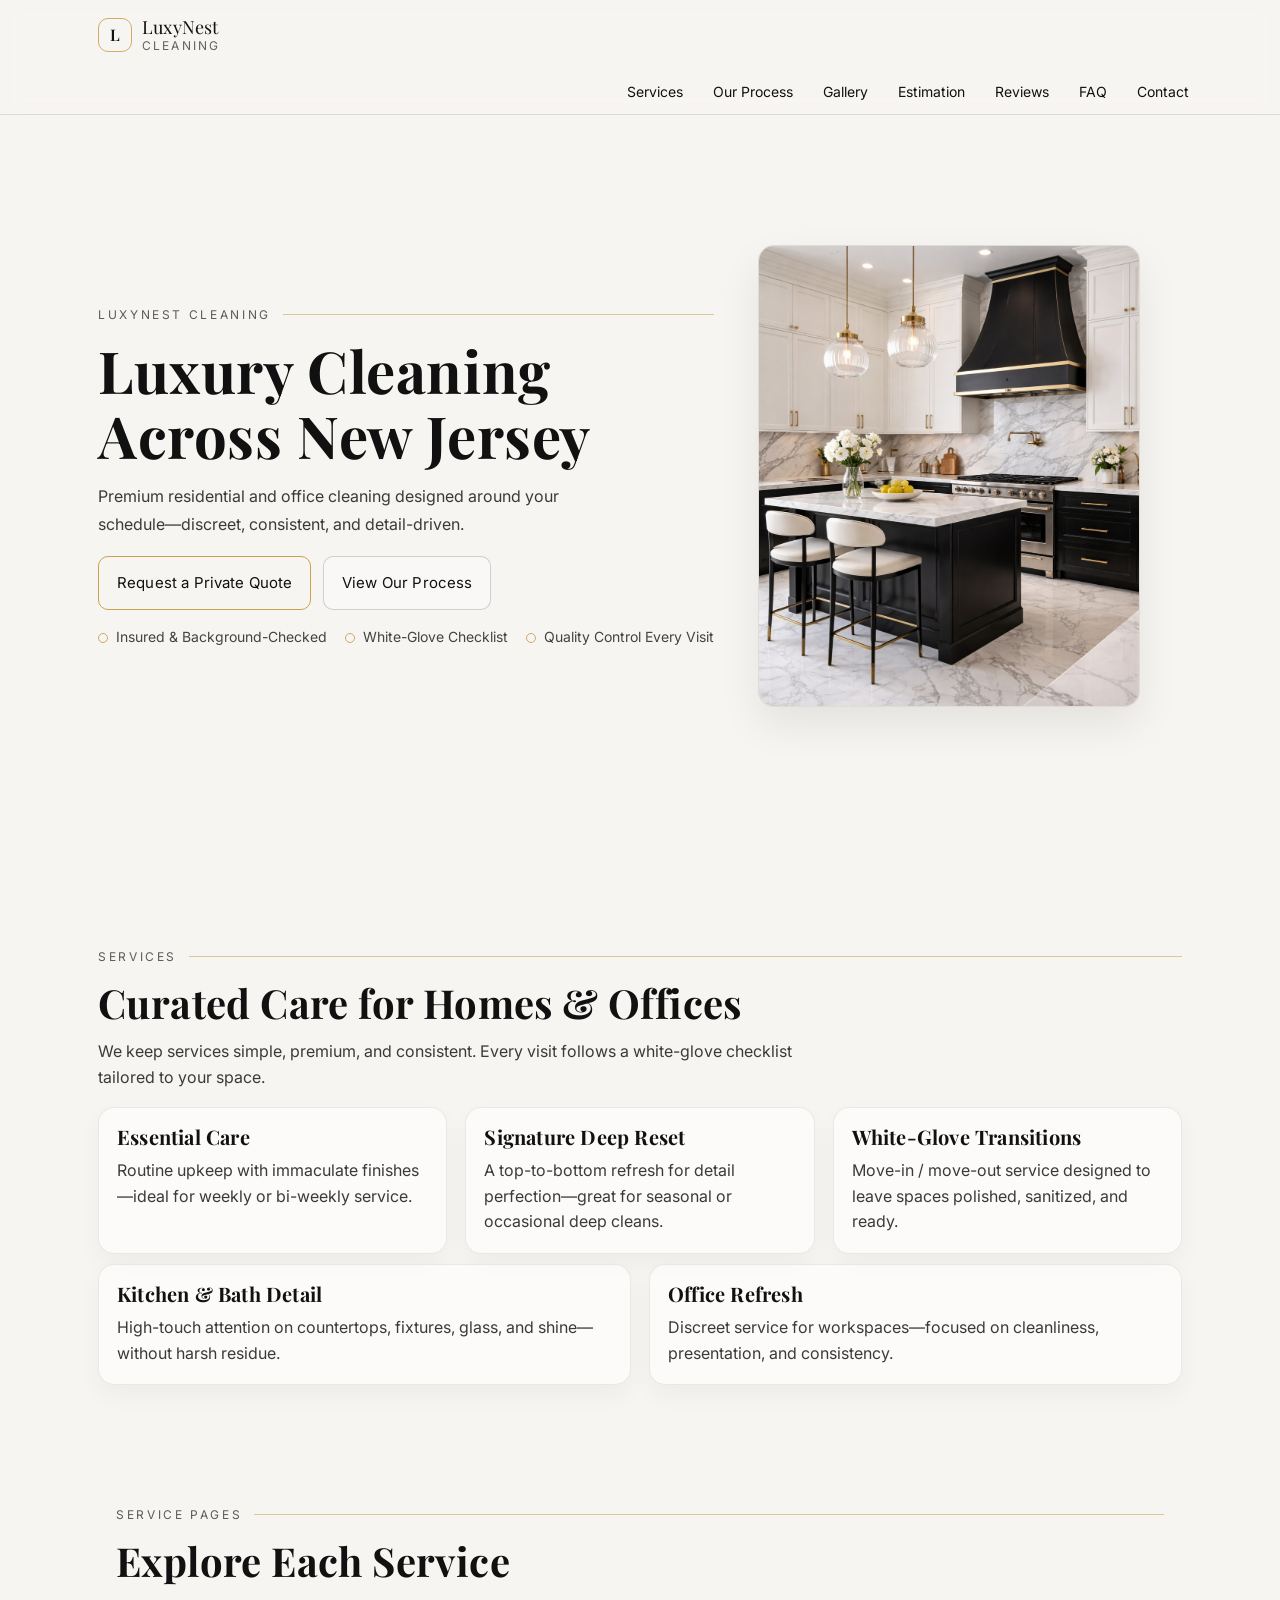
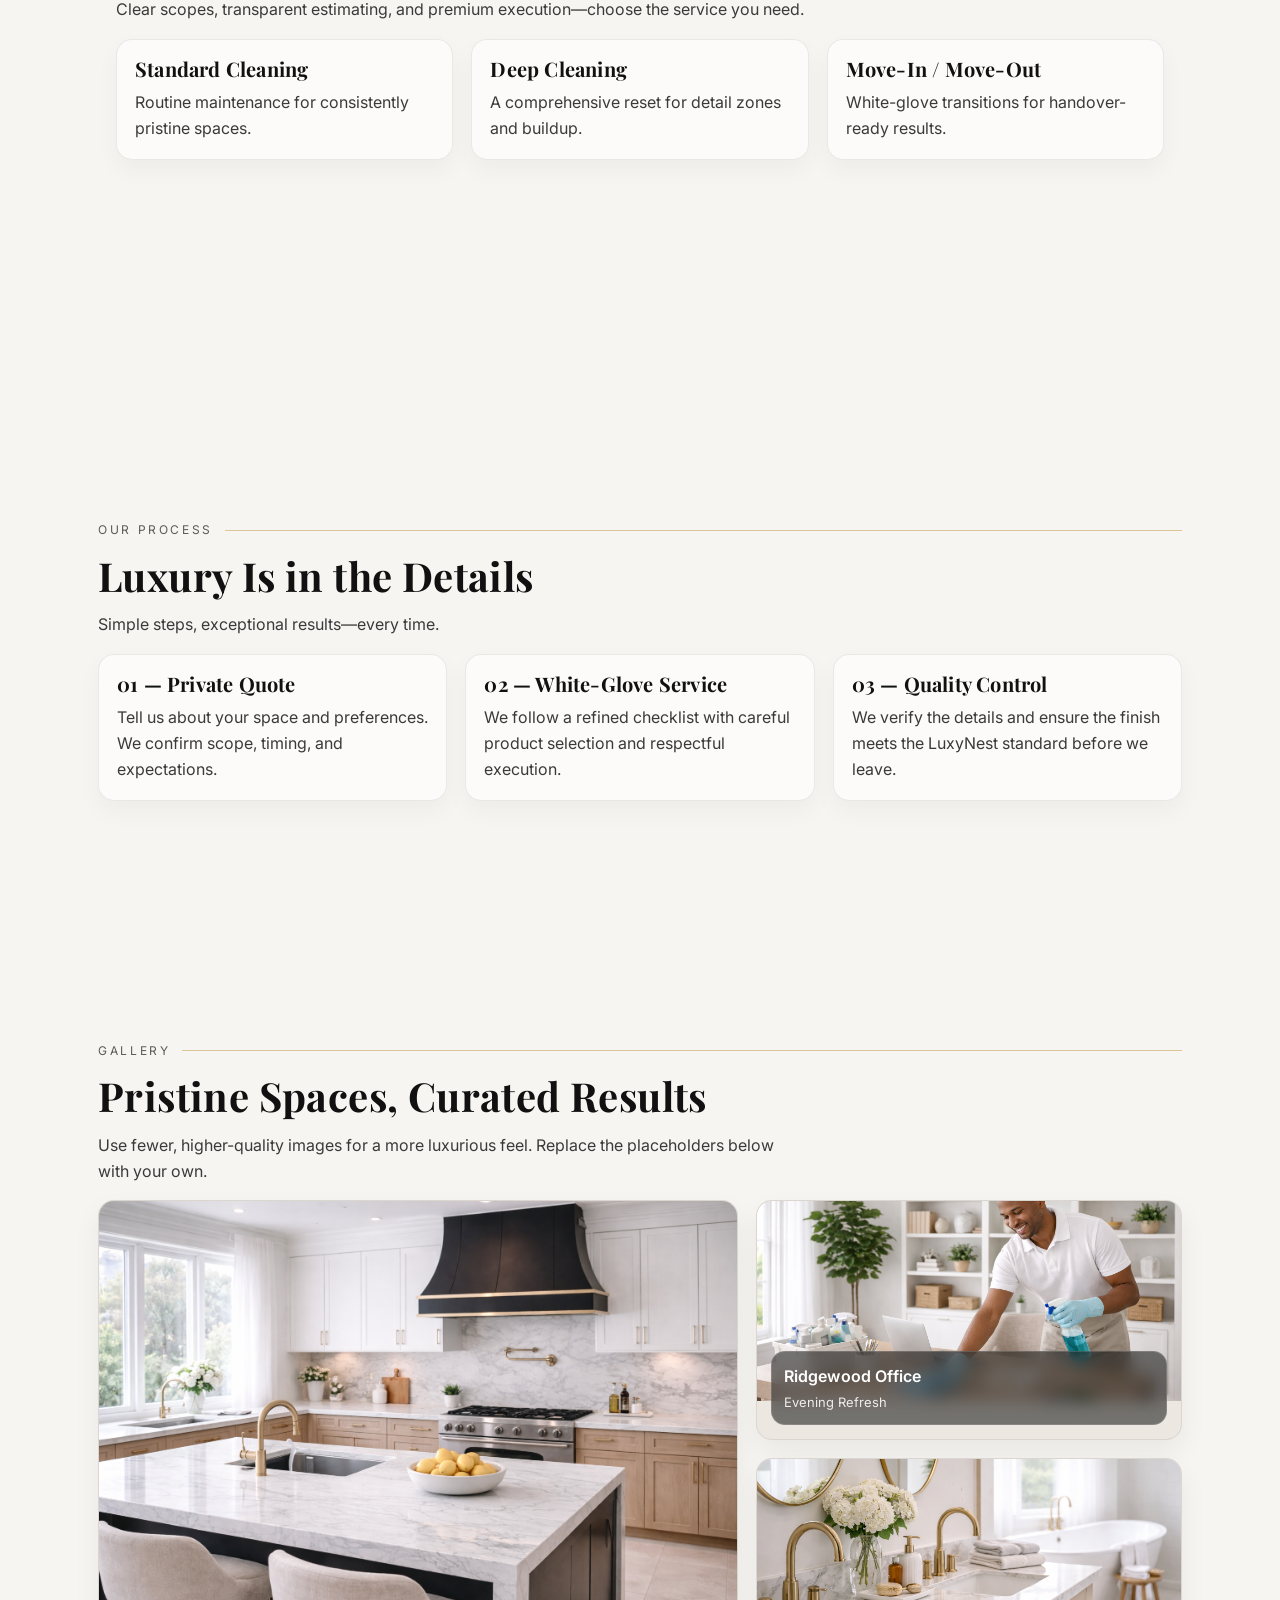
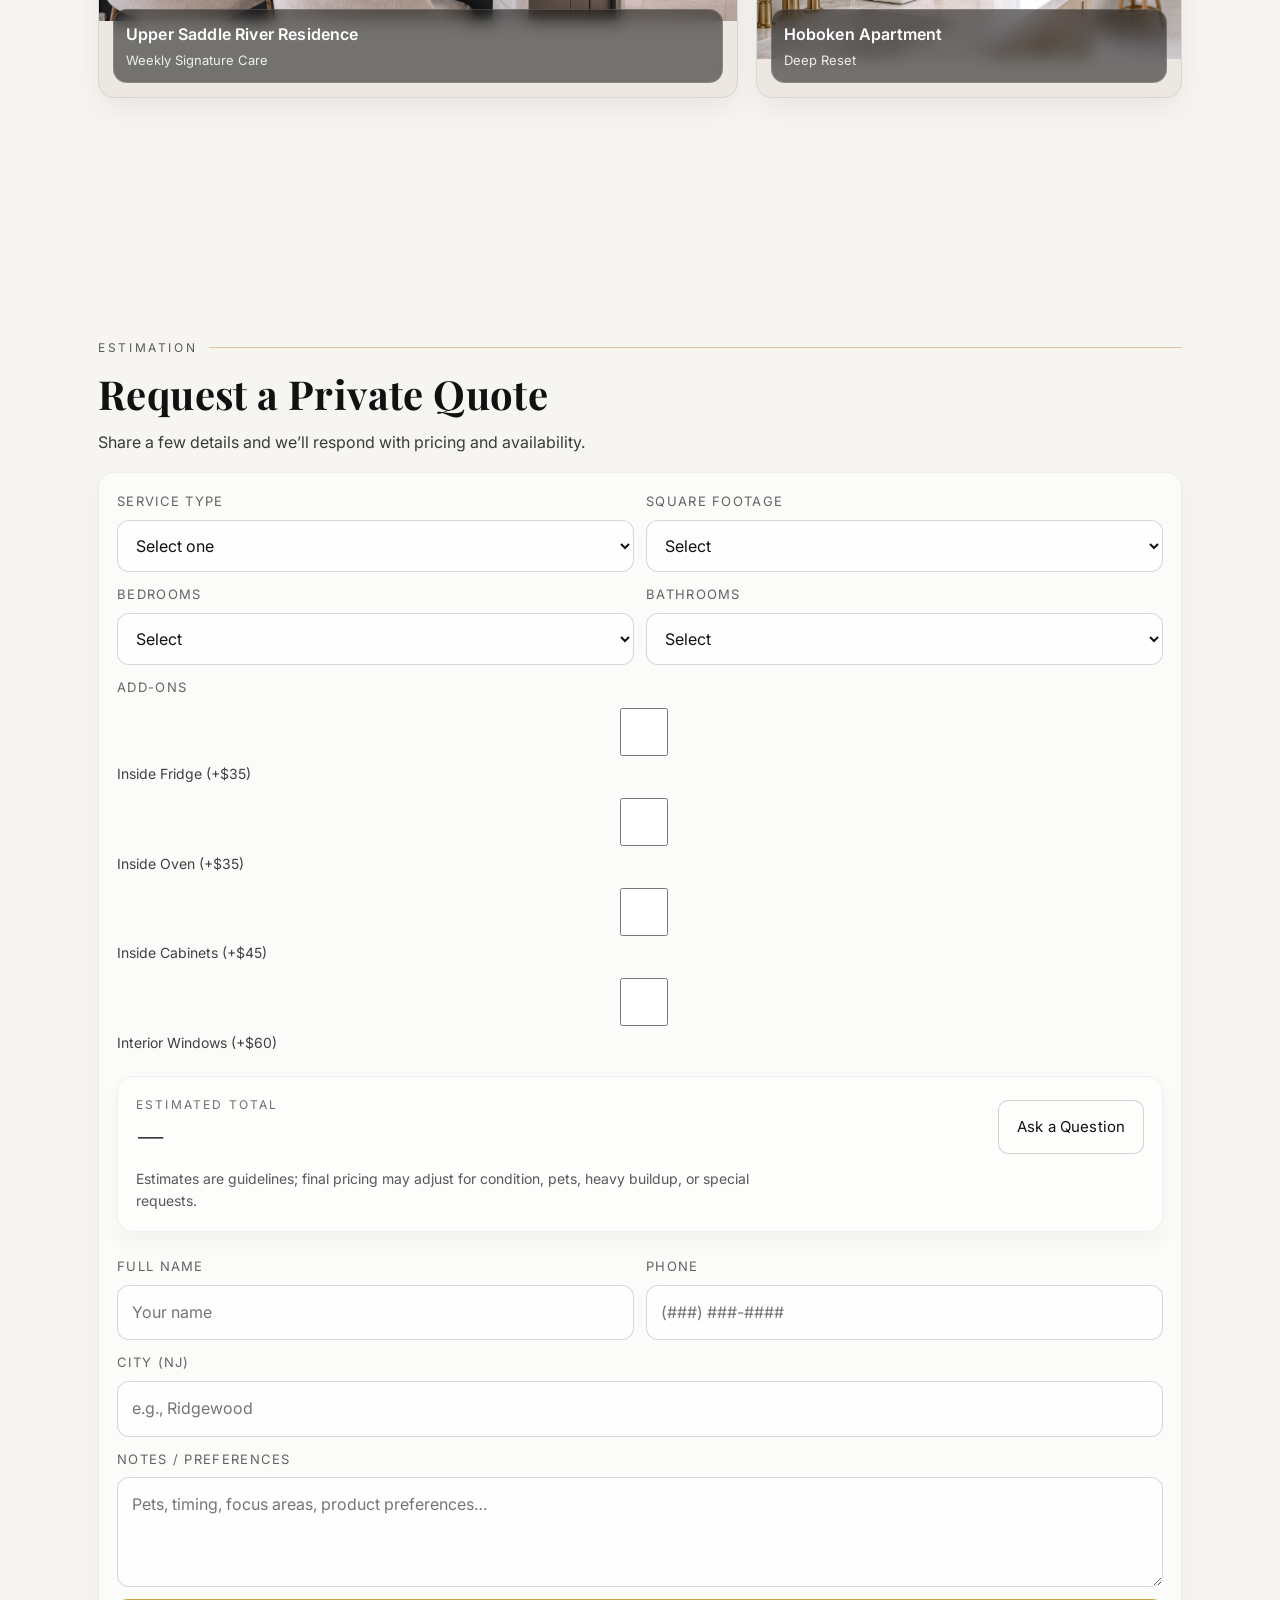
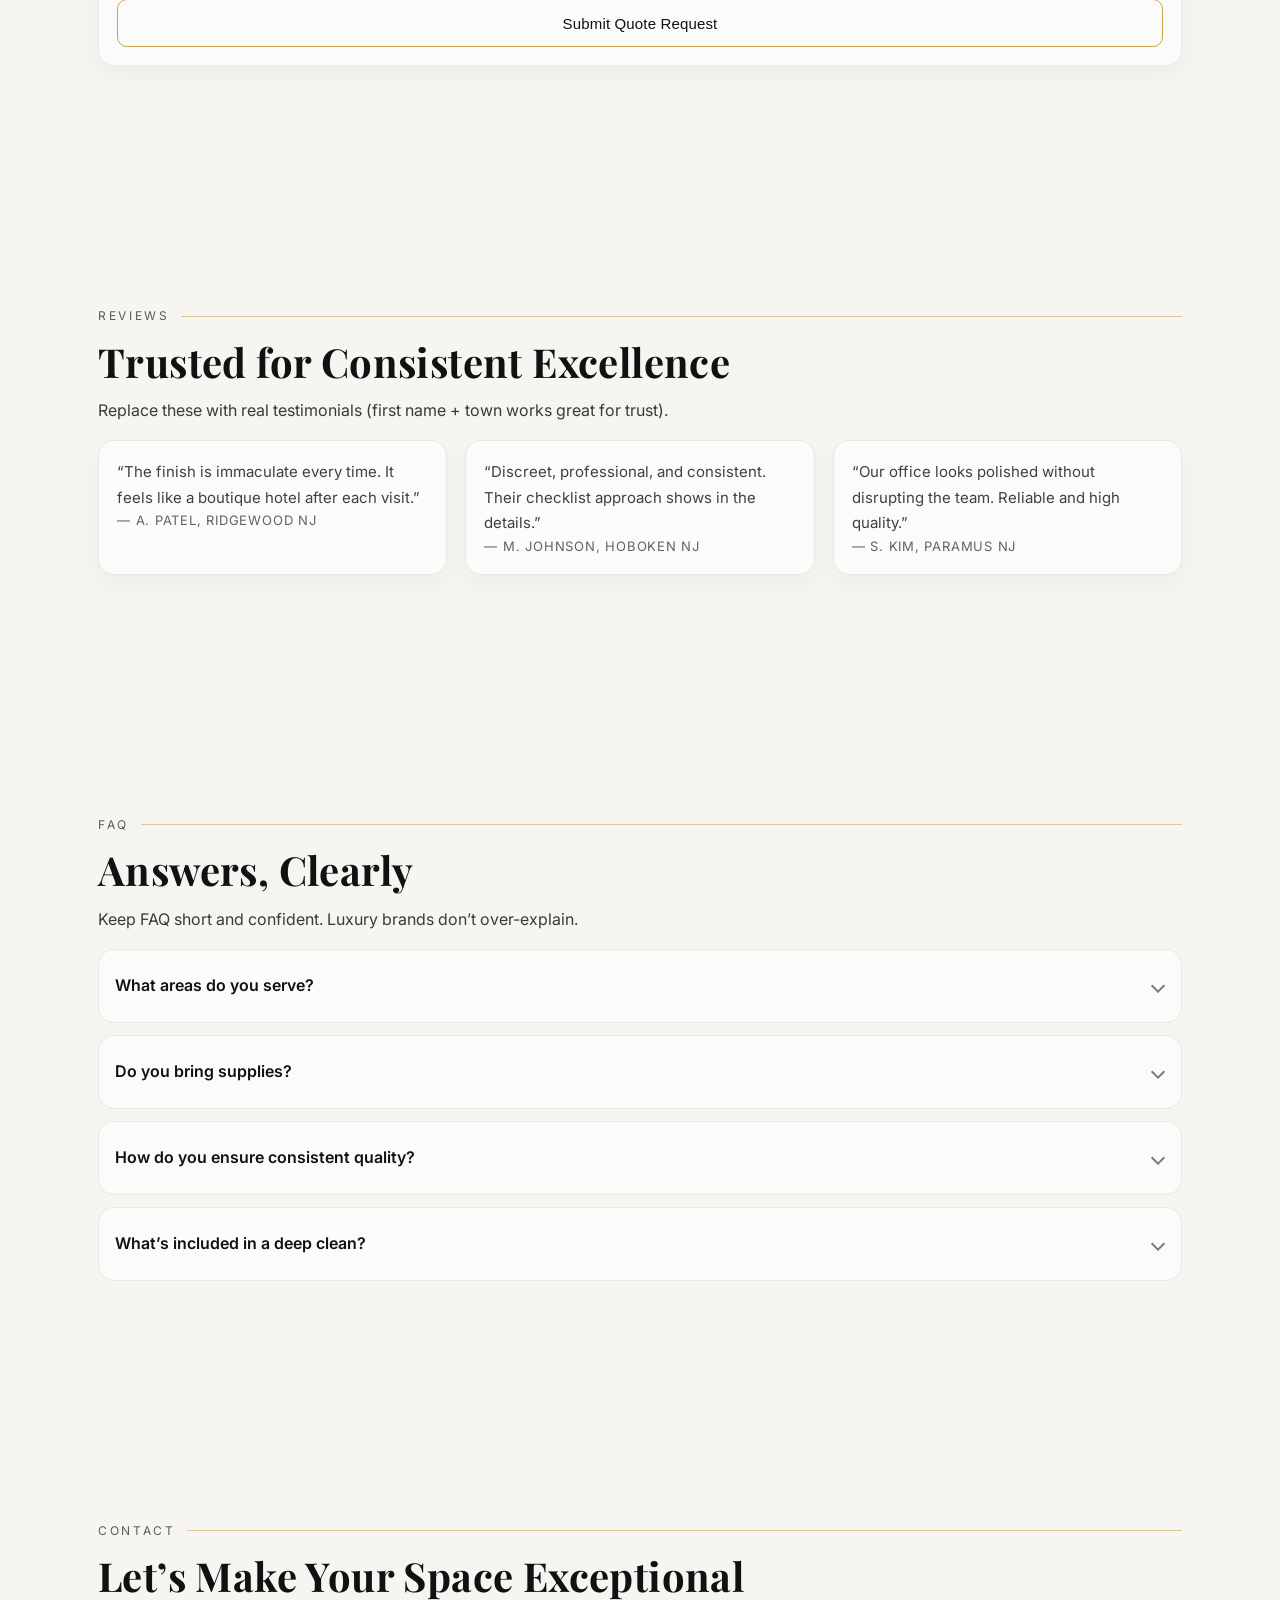
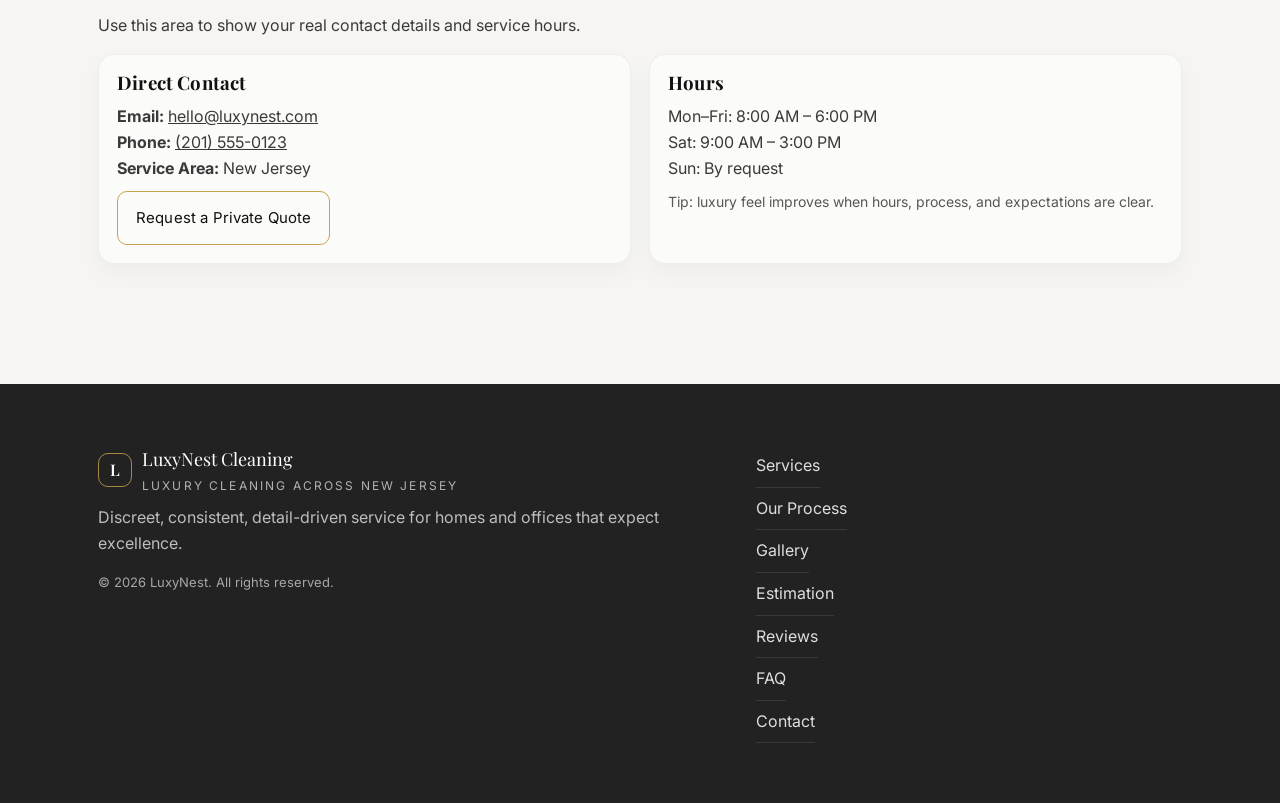
<file: index.html>
<!doctype html>
<html lang="en">
<head>
  <meta charset="utf-8" />
  <meta name="viewport" content="width=device-width,initial-scale=1" />
  <meta name="theme-color" content="#111111" />
  <title>LuxyNest Cleaning — Luxury Cleaning Across New Jersey</title>
  <meta name="description" content="Luxury residential and office cleaning across New Jersey. Discreet, consistent, detail-driven service with white-glove checklists." />

  <!-- Fonts (optional). If you prefer no external fonts, delete these 2 lines. -->
  <link rel="preconnect" href="https://fonts.googleapis.com">
  <link rel="preconnect" href="https://fonts.gstatic.com" crossorigin>
  <link href="https://fonts.googleapis.com/css2?family=Playfair+Display:wght@500;600&family=Inter:wght@400;500;600&display=swap" rel="stylesheet">
<link rel="stylesheet" href="styles.css">
  <style>
    :root{
      --bg: #F7F5F2;           /* warm ivory */
      --surface: #FFFFFF;
      --ink: #111111;          /* charcoal */
      --muted: #3A3A3A;
      --hairline: rgba(17,17,17,.12);
      --gold: #C9A24D;         /* champagne gold */
      --shadow: 0 18px 40px rgba(0,0,0,.08);
      --radius: 16px;
      --radius-sm: 10px;
      --max: 1120px;
    }

    *{ box-sizing: border-box; }
    html{ scroll-behavior: smooth; }
    body{
      margin: 0;
      font-family: Inter, system-ui, -apple-system, Segoe UI, Roboto, Arial, sans-serif;
      color: var(--ink);
      background: var(--bg);
      line-height: 1.6;
    }
    img{ max-width: 100%; display:block; }
    a{ color: inherit; }
    .container{ max-width: var(--max); margin: 0 auto; padding: 0 18px; }

    /* ===== Header / Nav (mobile-first) ===== */
    .header{
      position: sticky;
      top: 0;
      z-index: 50;
      background: rgba(247,245,242,.88);
      backdrop-filter: blur(10px);
      border-bottom: 1px solid var(--hairline);
    }
    .nav{
      display:flex;
      align-items:center;
      justify-content:space-between;
      min-height: 70px;
      gap: 16px;
    }
    .brand{
      display:flex;
      align-items:center;
      gap: 10px;
      text-decoration:none;
      white-space: nowrap;
    }
    .brand__mark{
      width: 34px; height: 34px;
      border-radius: 10px;
      border: 1px solid rgba(201,162,77,.85);
      display:grid; place-items:center;
      font-weight: 600;
      letter-spacing: .02em;
      font-family: "Playfair Display", serif;
    }
    .brand__text{
      display:flex; flex-direction:column; line-height:1.1;
    }
    .brand__name{
      font-family: "Playfair Display", serif;
      font-size: 18px;
      letter-spacing: .01em;
    }
    .brand__tag{
      font-size: 12px;
      letter-spacing: .18em;
      text-transform: uppercase;
      color: rgba(17,17,17,.65);
      margin-top: 2px;
    }

    .nav__toggle{
      appearance: none;
      border: 1px solid rgba(17,17,17,.16);
      background: rgba(255,255,255,.35);
      border-radius: 10px;
      padding: 10px 12px;
      min-height: 44px;         /* tap-friendly */
      min-width: 44px;
      display:inline-flex;
      align-items:center;
      justify-content:center;
      cursor:pointer;
      transition: background .2s ease, border-color .2s ease, transform .18s ease;
    }
    .nav__toggle:hover{ border-color: rgba(201,162,77,.7); background: rgba(255,255,255,.55); transform: translateY(-1px); }
    .nav__toggle:focus{ outline: 2px solid rgba(201,162,77,.45); outline-offset: 2px; }

    .nav__links{
      position: absolute;
      left: 0; right: 0;
      top: 70px;
      background: rgba(247,245,242,.96);
      border-bottom: 1px solid var(--hairline);
      display: none;
    }
    .nav__links.is-open{ display:block; }
    .nav__links .container{
      padding-top: 12px;
      padding-bottom: 14px;
      display: grid;
      gap: 10px;
    }
    .nav__link{
      text-decoration:none;
      padding: 12px 10px;
      border-radius: 10px;
      border: 1px solid transparent;
      font-size: 15px;
    }
    .nav__link:hover{
      border-color: rgba(201,162,77,.6);
      background: rgba(255,255,255,.55);
    }

    /* Desktop nav */
    @media (min-width: 900px){
      .nav__toggle{ display:none; }
      .nav__links{
        position: static;
        display:block !important;
        background: transparent;
        border: none;
      }
      .nav__links .container{
        padding: 0;
        display:flex;
        gap: 8px;
        align-items:center;
        justify-content:flex-end;
      }
      .nav__link{
        padding: 10px 10px;
        font-size: 14px;
      }
    }

    /* ===== Buttons ===== */
    .btn{
      display:inline-flex;
      align-items:center;
      justify-content:center;
      min-height: 48px;
      padding: 14px 18px;
      border-radius: 10px;
      text-decoration:none;
      font-size: 15px;
      letter-spacing: .01em;
      border: 1px solid transparent;
      transition: transform 180ms ease, background 220ms ease, color 220ms ease, border-color 220ms ease;
      will-change: transform;
      cursor:pointer;
      user-select:none;
    }
    .btn:focus{ outline: 2px solid rgba(201,162,77,.45); outline-offset: 2px; }
    .btn--primary{
      border-color: var(--gold);
      background: transparent;
      color: var(--ink);
    }
    .btn--primary:hover{
      background: var(--gold);
      transform: translateY(-1px);
    }
    .btn--secondary{
      border-color: rgba(17,17,17,.18);
      background: rgba(255,255,255,.35);
    }
    .btn--secondary:hover{
      border-color: rgba(201,162,77,.8);
      background: rgba(255,255,255,.55);
      transform: translateY(-1px);
    }

    /* ===== Sections ===== */
    section{ padding: 84px 0; }
    @media (min-width: 768px){ section{ padding: 120px 0; } }

    .kicker{
      display:flex;
      align-items:center;
      gap: 12px;
      margin: 0 0 14px;
    }
    .kicker__text{
      font-size: 12px;
      letter-spacing: .22em;
      text-transform: uppercase;
      color: rgba(17,17,17,.68);
    }
    .kicker__line{
      height: 1px;
      flex: 1;
      background: rgba(201,162,77,.55);
    }

    h1,h2,h3{
      font-family: "Playfair Display", serif;
      letter-spacing: .01em;
      margin: 0 0 14px;
      line-height: 1.12;
    }
    h1{ font-size: 38px; max-width: 18ch; }
    h2{ font-size: 30px; max-width: 26ch; }
    p{ margin: 0 0 16px; color: var(--muted); max-width: 70ch; }

    @media (min-width: 768px){
      h1{ font-size: 58px; }
      h2{ font-size: 40px; }
    }

    /* ===== Hero ===== */
    .hero{ padding-top: 96px; }
    .hero__wrap{
      display:grid;
      grid-template-columns: 1fr;
      gap: 28px;
      align-items: start;
    }
    .hero__subtitle{ font-size: 16px; line-height: 1.75; max-width: 48ch; }
    .hero__cta{
      display:grid;
      grid-template-columns: 1fr;
      gap: 12px;
      margin: 18px 0 16px;
      max-width: 420px;
    }
    .trust{
      list-style:none;
      padding: 0;
      margin: 0;
      display:grid;
      gap: 10px;
      font-size: 14px;
      color: rgba(17,17,17,.78);
    }
    .trust li{ position:relative; padding-left: 18px; }
    .trust li::before{
      content:"";
      position:absolute;
      left:0;
      top:.55em;
      width:8px; height:8px;
      border:1px solid rgba(201,162,77,.9);
      border-radius:999px;
    }
    .hero__media{
      border-radius: var(--radius);
      overflow:hidden;
      box-shadow: var(--shadow);
      background: #ECE8E1;
      border: 1px solid rgba(17,17,17,.06);
    }
    .hero__media img{
      width:100%;
      height: 290px;
      object-fit: cover;
    }

    @media (min-width: 768px){
      .hero{ padding-top: 130px; }
      .hero__wrap{
        grid-template-columns: 1.1fr .9fr;
        gap: 44px;
        align-items: center;
      }
      .hero__cta{
        grid-template-columns: auto auto;
        justify-content: start;
        max-width: none;
      }
      .trust{ grid-template-columns: repeat(3, max-content); gap: 18px; }
      .hero__media img{ height: 460px; }
    }

    /* ===== Cards / Grids ===== */
    .grid{
      display:grid;
      gap: 16px;
    }
    @media (min-width: 768px){
      .grid--3{ grid-template-columns: repeat(3,1fr); gap: 18px; }
      .grid--2{ grid-template-columns: repeat(2,1fr); gap: 18px; }
    }

    .card{
      background: rgba(255,255,255,.60);
      border: 1px solid rgba(17,17,17,.08);
      border-radius: var(--radius);
      padding: 18px;
      box-shadow: 0 10px 25px rgba(0,0,0,.04);
    }
    .card h3{ font-size: 20px; margin-bottom: 10px; }
    .card p{ margin: 0; }

    /* ===== Gallery ===== */
    .gallery{
      display:grid;
      gap: 14px;
    }
    .gallery__item{
      border-radius: var(--radius);
      overflow:hidden;
      border: 1px solid rgba(17,17,17,.08);
      box-shadow: 0 12px 28px rgba(0,0,0,.06);
      background: #ECE8E1;
      position:relative;
      min-height: 240px;
    }
    .gallery__item img{
      width:100%;
      height: 260px;
      object-fit: cover;
      transition: transform 350ms ease;
    }
    .gallery__item:hover img{ transform: scale(1.03); }
    .gallery__label{
      position:absolute;
      left: 14px; right: 14px; bottom: 14px;
      padding: 12px 12px;
      border-radius: 14px;
      background: rgba(17,17,17,.55);
      color: #fff;
      border: 1px solid rgba(255,255,255,.15);
      backdrop-filter: blur(8px);
    }
    .gallery__label strong{
      display:block;
      font-weight: 600;
      letter-spacing: .01em;
    }
    .gallery__label span{
      display:block;
      opacity: .88;
      margin-top: 2px;
      font-size: 13px;
    }

    @media (min-width: 900px){
      .gallery{ grid-template-columns: 1.2fr .8fr; gap: 18px; }
      .gallery__item img{ height: 420px; }
      .gallery__stack{ display:grid; gap: 18px; }
      .gallery__stack .gallery__item img{ height: 200px; }
    }

    /* ===== Form ===== */
    .form{
      display:grid;
      gap: 12px;
    }
    label{
      font-size: 13px;
      letter-spacing: .10em;
      text-transform: uppercase;
      color: rgba(17,17,17,.65);
    }
    .field{
      display:grid;
      gap: 8px;
    }
    input, select, textarea{
      width:100%;
      padding: 14px 14px;
      border-radius: 12px;
      border: 1px solid rgba(17,17,17,.16);
      background: rgba(255,255,255,.75);
      font: inherit;
      color: var(--ink);
      min-height: 48px;
    }
    textarea{ min-height: 110px; resize: vertical; }
    input:focus, select:focus, textarea:focus{
      outline: 2px solid rgba(201,162,77,.35);
      outline-offset: 2px;
      border-color: rgba(201,162,77,.65);
    }
    .form__row{
      display:grid;
      gap: 12px;
    }
    @media (min-width: 768px){
      .form__row{ grid-template-columns: 1fr 1fr; }
    }
    .note{
      font-size: 14px;
      color: rgba(17,17,17,.70);
      margin-top: 6px;
    }

    /* ===== Reviews ===== */
    .quote{
      font-size: 15px;
      line-height: 1.7;
      color: rgba(17,17,17,.80);
      margin: 0 0 10px;
    }
    .who{
      font-size: 13px;
      color: rgba(17,17,17,.65);
      letter-spacing: .06em;
      text-transform: uppercase;
    }

    /* ===== FAQ ===== */
    details{
      background: rgba(255,255,255,.60);
      border: 1px solid rgba(17,17,17,.08);
      border-radius: var(--radius);
      padding: 14px 16px;
    }
    details summary{
      cursor:pointer;
      list-style:none;
      font-weight: 600;
      min-height: 44px;
      display:flex;
      align-items:center;
      justify-content: space-between;
      gap: 12px;
    }
    details summary::-webkit-details-marker{ display:none; }
    .chev{
      width: 10px; height: 10px;
      border-right: 2px solid rgba(17,17,17,.55);
      border-bottom: 2px solid rgba(17,17,17,.55);
      transform: rotate(45deg);
      transition: transform .2s ease;
      margin-right: 2px;
      flex: 0 0 auto;
    }
    details[open] .chev{ transform: rotate(225deg); }
    details p{ margin: 12px 0 0; }

    /* ===== Footer ===== */
    footer{
      padding: 60px 0;
      border-top: 1px solid var(--hairline);
      background: rgba(17,17,17,.92);
      color: rgba(255,255,255,.88);
    }
    footer p{ color: rgba(255,255,255,.70); }
    .footer__grid{
      display:grid;
      gap: 18px;
    }
    @media (min-width: 768px){
      .footer__grid{ grid-template-columns: 1.2fr .8fr; align-items:start; }
    }
    .footer__links a{
      display:inline-block;
      color: rgba(255,255,255,.85);
      text-decoration:none;
      padding: 8px 0;
      border-bottom: 1px solid rgba(255,255,255,.10);
    }
    .footer__links a:hover{ color: #fff; border-bottom-color: rgba(201,162,77,.7); }

    /* ===== Utility ===== */
    .surface{
      background: rgba(255,255,255,.55);
      border: 1px solid rgba(17,17,17,.06);
      border-radius: var(--radius);
      padding: 18px;
      box-shadow: 0 10px 25px rgba(0,0,0,.04);
    }
    .center{ display:flex; align-items:center; justify-content:center; }
    .spacer{ height: 10px; }
  </style>
</head>

<body>
  <!-- Header -->
  <header class="header">
    <div class="container nav" role="navigation" aria-label="Primary">
      <a class="brand" href="#top">
        <span class="brand__mark">L</span>
        <span class="brand__text">
          <span class="brand__name">LuxyNest</span>
          <span class="brand__tag">Cleaning</span>
        </span>
      </a>

      <button class="nav__toggle" id="navToggle" aria-expanded="false" aria-controls="navLinks" aria-label="Open menu">
        ☰
      </button>
    </div>

    <nav class="nav__links" id="navLinks">
      <div class="container">
        <a class="nav__link" href="#services">Services</a>
        <a class="nav__link" href="#process">Our Process</a>
        <a class="nav__link" href="#gallery">Gallery</a>
        <a class="nav__link" href="#estimation">Estimation</a>
        <a class="nav__link" href="#reviews">Reviews</a>
        <a class="nav__link" href="#faq">FAQ</a>
        <a class="nav__link" href="#contact">Contact</a>
      </div>
    </nav>
  </header>

  <!-- Hero -->
  <section class="hero" id="top">
    <div class="container hero__wrap">
      <div class="hero__content">
        <div class="kicker">
          <span class="kicker__text">LUXYNEST CLEANING</span>
          <span class="kicker__line" aria-hidden="true"></span>
        </div>

        <h1>Luxury Cleaning Across New Jersey</h1>
        <p class="hero__subtitle">
          Premium residential and office cleaning designed around your schedule—discreet, consistent, and detail-driven.
        </p>

        <div class="hero__cta">
          <a class="btn btn--primary" href="#estimation">Request a Private Quote</a>
          <a class="btn btn--secondary" href="#process">View Our Process</a>
        </div>

        <ul class="trust" role="list">
          <li>Insured & Background-Checked</li>
          <li>White-Glove Checklist</li>
          <li>Quality Control Every Visit</li>
        </ul>
      </div>

      <div class="hero__media">
        <!-- Replace with your own hero image -->
        <img src="images/hero-luxury-interior.jpg" alt="Bright luxury interior showcasing a pristine space" loading="eager" />
      </div>
    </div>
  </section>

  <!-- Services -->
  <section id="services">
    <div class="container">
      <div class="kicker">
        <span class="kicker__text">Services</span>
        <span class="kicker__line" aria-hidden="true"></span>
      </div>
      <h2>Curated Care for Homes & Offices</h2>
      <p>
        We keep services simple, premium, and consistent. Every visit follows a white-glove checklist tailored to your space.
      </p>

      <div class="grid grid--3">
        <div class="card">
          <h3>Essential Care</h3>
          <p>Routine upkeep with immaculate finishes—ideal for weekly or bi-weekly service.</p>
        </div>
        <div class="card">
          <h3>Signature Deep Reset</h3>
          <p>A top-to-bottom refresh for detail perfection—great for seasonal or occasional deep cleans.</p>
        </div>
        <div class="card">
          <h3>White-Glove Transitions</h3>
          <p>Move-in / move-out service designed to leave spaces polished, sanitized, and ready.</p>
        </div>
      </div>

      <div class="spacer"></div>

      <div class="grid grid--2">
        <div class="card">
          <h3>Kitchen & Bath Detail</h3>
          <p>High-touch attention on countertops, fixtures, glass, and shine—without harsh residue.</p>
        </div>
        <div class="card">
          <h3>Office Refresh</h3>
          <p>Discreet service for workspaces—focused on cleanliness, presentation, and consistency.</p>
        </div>
      </div>
<section id="service-pages">
  <div class="container">
    <div class="kicker">
      <span class="kicker__text">Service Pages</span>
      <span class="kicker__line" aria-hidden="true"></span>
    </div>

    <h2>Explore Each Service</h2>
    <p>Clear scopes, transparent estimating, and premium execution—choose the service you need.</p>

    <div class="grid grid--3">
      <a class="card" href="standard.html" style="text-decoration:none;">
        <h3>Standard Cleaning</h3>
        <p>Routine maintenance for consistently pristine spaces.</p>
      </a>

      <a class="card" href="deep-cleaning.html" style="text-decoration:none;">
        <h3>Deep Cleaning</h3>
        <p>A comprehensive reset for detail zones and buildup.</p>
      </a>

      <a class="card" href="move-in-move-out.html" style="text-decoration:none;">
        <h3>Move-In / Move-Out</h3>
        <p>White-glove transitions for handover-ready results.</p>
      </a>
    </div>
  </div>
</section>

    </div>
  </section>

  <!-- Process -->
  <section id="process">
    <div class="container">
      <div class="kicker">
        <span class="kicker__text">Our Process</span>
        <span class="kicker__line" aria-hidden="true"></span>
      </div>
      <h2>Luxury Is in the Details</h2>
      <p>Simple steps, exceptional results—every time.</p>

      <div class="grid grid--3">
        <div class="card">
          <h3>01 — Private Quote</h3>
          <p>Tell us about your space and preferences. We confirm scope, timing, and expectations.</p>
        </div>
        <div class="card">
          <h3>02 — White-Glove Service</h3>
          <p>We follow a refined checklist with careful product selection and respectful execution.</p>
        </div>
        <div class="card">
          <h3>03 — Quality Control</h3>
          <p>We verify the details and ensure the finish meets the LuxyNest standard before we leave.</p>
        </div>
      </div>
    </div>
  </section>

  <!-- Gallery -->
  <section id="gallery">
    <div class="container">
      <div class="kicker">
        <span class="kicker__text">Gallery</span>
        <span class="kicker__line" aria-hidden="true"></span>
      </div>
      <h2>Pristine Spaces, Curated Results</h2>
      <p>Use fewer, higher-quality images for a more luxurious feel. Replace the placeholders below with your own.</p>

      <div class="gallery">
        <a class="gallery__item" href="#" aria-label="Upper Saddle River Residence">
          <img src="images/gallery-1.jpg" alt="Luxury kitchen cleaned and polished" loading="lazy" />
          <div class="gallery__label">
            <strong>Upper Saddle River Residence</strong>
            <span>Weekly Signature Care</span>
          </div>
        </a>

        <div class="gallery__stack">
          <a class="gallery__item" href="#" aria-label="Ridgewood Office">
            <img src="images/gallery-2.jpg" alt="Bright office cleaned and refreshed" loading="lazy" />
            <div class="gallery__label">
              <strong>Ridgewood Office</strong>
              <span>Evening Refresh</span>
            </div>
          </a>

          <a class="gallery__item" href="#" aria-label="Hoboken Apartment">
            <img src="images/gallery-3.jpg" alt="Luxury bathroom cleaned with shine" loading="lazy" />
            <div class="gallery__label">
              <strong>Hoboken Apartment</strong>
              <span>Deep Reset</span>
            </div>
          </a>
        </div>
      </div>
    </div>
  </section>

  <!-- Estimation -->
  <section id="estimation">
    <div class="container">
      <div class="kicker">
        <span class="kicker__text">Estimation</span>
        <span class="kicker__line" aria-hidden="true"></span>
      </div>
      <h2>Request a Private Quote</h2>
      <p>Share a few details and we’ll respond with pricing and availability.</p>

      <div class="surface">
        <form class="form" id="quoteForm">
  <div class="form__row">
    <div class="field">
      <label for="serviceType">Service Type</label>
      <select id="serviceType" name="serviceType" required>
        <option value="" selected disabled>Select one</option>
        <option value="standard">Standard Cleaning</option>
        <option value="deep">Deep Cleaning</option>
        <option value="move">Move-In / Move-Out</option>
      </select>
    </div>

    <div class="field">
      <label for="sqft">Square Footage</label>
      <select id="sqft" name="sqft" required>
        <option value="" selected disabled>Select</option>
        <option value="800">Up to 800</option>
        <option value="1200">800–1,200</option>
        <option value="1800">1,200–1,800</option>
        <option value="2400">1,800–2,400</option>
        <option value="3000">2,400–3,000</option>
        <option value="3500">3,000+</option>
      </select>
    </div>
  </div>

  <div class="form__row">
    <div class="field">
      <label for="beds">Bedrooms</label>
      <select id="beds" name="beds" required>
        <option value="" selected disabled>Select</option>
        <option value="0">Studio</option>
        <option value="1">1</option><option value="2">2</option><option value="3">3</option><option value="4">4</option><option value="5">5+</option>
      </select>
    </div>

    <div class="field">
      <label for="baths">Bathrooms</label>
      <select id="baths" name="baths" required>
        <option value="" selected disabled>Select</option>
        <option value="1">1</option><option value="2">2</option><option value="3">3</option><option value="4">4+</option>
      </select>
    </div>
  </div>

  <div class="field">
    <label>Add-ons</label>
    <div class="grid" style="gap:10px;">
      <label style="letter-spacing:0; text-transform:none; font-size:14px; color:rgba(17,17,17,.80);">
        <input type="checkbox" id="addonFridge" /> Inside Fridge (+$35)
      </label>
      <label style="letter-spacing:0; text-transform:none; font-size:14px; color:rgba(17,17,17,.80);">
        <input type="checkbox" id="addonOven" /> Inside Oven (+$35)
      </label>
      <label style="letter-spacing:0; text-transform:none; font-size:14px; color:rgba(17,17,17,.80);">
        <input type="checkbox" id="addonCabinets" /> Inside Cabinets (+$45)
      </label>
      <label style="letter-spacing:0; text-transform:none; font-size:14px; color:rgba(17,17,17,.80);">
        <input type="checkbox" id="addonWindows" /> Interior Windows (+$60)
      </label>
    </div>
  </div>

  <div class="surface" style="margin-top:10px;">
    <div style="display:flex; justify-content:space-between; gap:12px; align-items:center;">
      <div>
        <div style="font-size:12px; letter-spacing:.18em; text-transform:uppercase; color:rgba(17,17,17,.60);">Estimated Total</div>
        <div id="estimateTotal" style="font-family:'Playfair Display',serif; font-size:34px; line-height:1.1;">—</div>
        <div id="estimateRange" style="color:rgba(17,17,17,.65); font-size:14px; margin-top:6px;"></div>
      </div>
      <a class="btn btn--secondary" href="#contact">Ask a Question</a>
    </div>
    <p class="note" style="margin:10px 0 0;">
      Estimates are guidelines; final pricing may adjust for condition, pets, heavy buildup, or special requests.
    </p>
  </div>

  <div class="form__row" style="margin-top:12px;">
    <div class="field">
      <label for="name">Full Name</label>
      <input id="name" name="name" type="text" autocomplete="name" placeholder="Your name" required />
    </div>
    <div class="field">
      <label for="phone">Phone</label>
      <input id="phone" name="phone" type="tel" autocomplete="tel" placeholder="(###) ###-####" required />
    </div>
  </div>

  <div class="field">
    <label for="city">City (NJ)</label>
    <input id="city" name="city" type="text" autocomplete="address-level2" placeholder="e.g., Ridgewood" required />
  </div>

  <div class="field">
    <label for="notes">Notes / Preferences</label>
    <textarea id="notes" name="notes" placeholder="Pets, timing, focus areas, product preferences…"></textarea>
  </div>

  <button class="btn btn--primary" type="submit">Submit Quote Request</button>
</form>

      </div>
    </div>
  </section>

  <!-- Reviews -->
  <section id="reviews">
    <div class="container">
      <div class="kicker">
        <span class="kicker__text">Reviews</span>
        <span class="kicker__line" aria-hidden="true"></span>
      </div>
      <h2>Trusted for Consistent Excellence</h2>
      <p>Replace these with real testimonials (first name + town works great for trust).</p>

      <div class="grid grid--3">
        <div class="card">
          <p class="quote">“The finish is immaculate every time. It feels like a boutique hotel after each visit.”</p>
          <div class="who">— A. Patel, Ridgewood NJ</div>
        </div>
        <div class="card">
          <p class="quote">“Discreet, professional, and consistent. Their checklist approach shows in the details.”</p>
          <div class="who">— M. Johnson, Hoboken NJ</div>
        </div>
        <div class="card">
          <p class="quote">“Our office looks polished without disrupting the team. Reliable and high quality.”</p>
          <div class="who">— S. Kim, Paramus NJ</div>
        </div>
      </div>
    </div>
  </section>

  <!-- FAQ -->
  <section id="faq">
    <div class="container">
      <div class="kicker">
        <span class="kicker__text">FAQ</span>
        <span class="kicker__line" aria-hidden="true"></span>
      </div>
      <h2>Answers, Clearly</h2>
      <p>Keep FAQ short and confident. Luxury brands don’t over-explain.</p>

      <div class="grid" style="gap:12px;">
        <details>
          <summary>
            What areas do you serve?
            <span class="chev" aria-hidden="true"></span>
          </summary>
          <p>We serve locations across New Jersey. Share your city in the quote request and we’ll confirm availability.</p>
        </details>

        <details>
          <summary>
            Do you bring supplies?
            <span class="chev" aria-hidden="true"></span>
          </summary>
          <p>Yes—unless you prefer specific products. We can tailor service to your preferences.</p>
        </details>

        <details>
          <summary>
            How do you ensure consistent quality?
            <span class="chev" aria-hidden="true"></span>
          </summary>
          <p>Every visit follows a white-glove checklist and a final quality check before completion.</p>
        </details>

        <details>
          <summary>
            What’s included in a deep clean?
            <span class="chev" aria-hidden="true"></span>
          </summary>
          <p>A deep reset focuses on detail areas and build-up, with extra attention to kitchens, bathrooms, and high-touch zones.</p>
        </details>
      </div>
    </div>
  </section>

  <!-- Contact -->
  <section id="contact">
    <div class="container">
      <div class="kicker">
        <span class="kicker__text">Contact</span>
        <span class="kicker__line" aria-hidden="true"></span>
      </div>
      <h2>Let’s Make Your Space Exceptional</h2>
      <p>Use this area to show your real contact details and service hours.</p>

      <div class="grid grid--2">
        <div class="surface">
          <h3 style="margin-bottom:10px;">Direct Contact</h3>
          <p style="margin-bottom:10px;">
            <strong>Email:</strong> <a href="mailto:hello@luxynest.com">hello@luxynest.com</a><br/>
            <strong>Phone:</strong> <a href="tel:+12015550123">(201) 555-0123</a><br/>
            <strong>Service Area:</strong> New Jersey
          </p>
          <a class="btn btn--primary" href="#estimation">Request a Private Quote</a>
        </div>

        <div class="surface">
          <h3 style="margin-bottom:10px;">Hours</h3>
          <p style="margin-bottom:10px;">
            Mon–Fri: 8:00 AM – 6:00 PM<br/>
            Sat: 9:00 AM – 3:00 PM<br/>
            Sun: By request
          </p>
          <p class="note">Tip: luxury feel improves when hours, process, and expectations are clear.</p>
        </div>
      </div>
    </div>
  </section>

  <!-- Footer -->
  <footer>
    <div class="container footer__grid">
      <div>
        <div style="display:flex; align-items:center; gap:10px; margin-bottom:10px;">
          <span class="brand__mark" style="border-color: rgba(201,162,77,.8); color:#fff;">L</span>
          <div>
            <div style="font-family:'Playfair Display',serif; font-size:18px; color:#fff;">LuxyNest Cleaning</div>
            <div style="font-size:12px; letter-spacing:.18em; text-transform:uppercase; color:rgba(255,255,255,.65); margin-top:2px;">Luxury Cleaning Across New Jersey</div>
          </div>
        </div>
        <p>Discreet, consistent, detail-driven service for homes and offices that expect excellence.</p>
        <p style="font-size:13px; color:rgba(255,255,255,.60); margin-top:10px;">
          © <span id="year"></span> LuxyNest. All rights reserved.
        </p>
      </div>

      <div class="footer__links">
        <a href="#services">Services</a><br/>
        <a href="#process">Our Process</a><br/>
        <a href="#gallery">Gallery</a><br/>
        <a href="#estimation">Estimation</a><br/>
        <a href="#reviews">Reviews</a><br/>
        <a href="#faq">FAQ</a><br/>
        <a href="#contact">Contact</a>
      </div>
    </div>
  </footer>

  <script>
    // Mobile nav toggle
    const toggle = document.getElementById('navToggle');
    const links = document.getElementById('navLinks');

    toggle?.addEventListener('click', () => {
      const open = links.classList.toggle('is-open');
      toggle.setAttribute('aria-expanded', String(open));
      toggle.setAttribute('aria-label', open ? 'Close menu' : 'Open menu');
      toggle.textContent = open ? '✕' : '☰';
    });

    // Close menu after clicking a link (mobile)
    document.querySelectorAll('.nav__link').forEach(a => {
      a.addEventListener('click', () => {
        if (window.matchMedia('(max-width: 899px)').matches) {
          links.classList.remove('is-open');
          toggle.setAttribute('aria-expanded', 'false');
          toggle.setAttribute('aria-label', 'Open menu');
          toggle.textContent = '☰';
        }
      });
    });

    // Footer year
    document.getElementById('year').textContent = new Date().getFullYear();

    // Form demo (prevents page reload). Replace with real submission logic.
    document.getElementById('quoteForm')?.addEventListener('submit', (e) => {
      e.preventDefault();
      alert('Quote request submitted (demo). Connect this form to your email or backend.');
      e.target.reset();
    });
  </script>
<script>
  // ---- Pricing model (EDIT THESE ANYTIME) ----
  // Built to land inside common market ranges (standard often ~$200–$400, deep ~$240–$500 for ~2k sqft) :contentReference[oaicite:3]{index=3}
  // Some NJ guides show standard ~$160–$280, deep ~$275–$500, move-in/out ~$350–$700 :contentReference[oaicite:4]{index=4}

  const PRICING = {
    standard: { base: 140, perBed: 18, perBath: 28, perSqftK: 22, min: 160 },
    deep:     { base: 210, perBed: 22, perBath: 38, perSqftK: 32, min: 275 },
    move:     { base: 260, perBed: 24, perBath: 42, perSqftK: 36, min: 350 }
  };

  const ADDONS = {
    addonFridge: 35,
    addonOven: 35,
    addonCabinets: 45,
    addonWindows: 60
  };

  const $ = (id) => document.getElementById(id);

  function money(n){ return n.toLocaleString(undefined,{style:'currency',currency:'USD'}); }

  function calcEstimate(){
    const type = $('serviceType')?.value;
    const sqftVal = parseInt($('sqft')?.value || '0', 10);
    const beds = parseInt($('beds')?.value || '0', 10);
    const baths = parseInt($('baths')?.value || '0', 10);

    if(!type || !sqftVal || isNaN(beds) || !baths){
      $('estimateTotal').textContent = '—';
      $('estimateRange').textContent = '';
      return;
    }

    const p = PRICING[type];
    const sqftK = sqftVal / 1000;

    let total = p.base + (beds * p.perBed) + (baths * p.perBath) + (sqftK * p.perSqftK);

    // Add-ons
    Object.keys(ADDONS).forEach((k) => {
      const el = $(k);
      if(el && el.checked) total += ADDONS[k];
    });

    // Minimums
    total = Math.max(total, p.min);

    // Luxury-friendly range (±12%)
    const low = Math.round(total * 0.88);
    const high = Math.round(total * 1.12);

    $('estimateTotal').textContent = money(total);
    $('estimateRange').textContent = `Estimated range: ${money(low)} – ${money(high)}`;
  }

  // Live updates
  ['serviceType','sqft','beds','baths','addonFridge','addonOven','addonCabinets','addonWindows']
    .forEach(id => $(id)?.addEventListener('change', calcEstimate));

  // Initial
  calcEstimate();

  // Demo submit handler (replace with real backend/email)
  document.getElementById('quoteForm')?.addEventListener('submit', (e) => {
    e.preventDefault();
    alert('Quote request submitted (demo). Connect this form to your email or backend.');
    e.target.reset();
    calcEstimate();
  });
</script>

</body>
</html>
</file>
<file: styles.css>
:root{
  --bg: #F7F5F2;           /* warm ivory */
  --surface: #FFFFFF;
  --ink: #111111;          /* charcoal */
  --muted: #3A3A3A;
  --hairline: rgba(17,17,17,.12);
  --gold: #C9A24D;         /* champagne gold */
  --shadow: 0 18px 40px rgba(0,0,0,.08);
  --radius: 16px;
  --radius-sm: 10px;
  --max: 1120px;
}

*{ box-sizing: border-box; }
html{ scroll-behavior: smooth; }
body{
  margin: 0;
  font-family: Inter, system-ui, -apple-system, Segoe UI, Roboto, Arial, sans-serif;
  color: var(--ink);
  background: var(--bg);
  line-height: 1.6;
}
img{ max-width: 100%; display:block; }
a{ color: inherit; }
.container{ max-width: var(--max); margin: 0 auto; padding: 0 18px; }

/* ===== Header / Nav (mobile-first) ===== */
.header{
  position: sticky;
  top: 0;
  z-index: 50;
  background: rgba(247,245,242,.88);
  backdrop-filter: blur(10px);
  border-bottom: 1px solid var(--hairline);
}
.nav{
  display:flex;
  align-items:center;
  justify-content:space-between;
  min-height: 70px;
  gap: 16px;
}
.brand{
  display:flex;
  align-items:center;
  gap: 10px;
  text-decoration:none;
  white-space: nowrap;
}
.brand__mark{
  width: 34px; height: 34px;
  border-radius: 10px;
  border: 1px solid rgba(201,162,77,.85);
  display:grid; place-items:center;
  font-weight: 600;
  letter-spacing: .02em;
  font-family: "Playfair Display", serif;
}
.brand__text{
  display:flex; flex-direction:column; line-height:1.1;
}
.brand__name{
  font-family: "Playfair Display", serif;
  font-size: 18px;
  letter-spacing: .01em;
}
.brand__tag{
  font-size: 12px;
  letter-spacing: .18em;
  text-transform: uppercase;
  color: rgba(17,17,17,.65);
  margin-top: 2px;
}

.nav__toggle{
  appearance: none;
  border: 1px solid rgba(17,17,17,.16);
  background: rgba(255,255,255,.35);
  border-radius: 10px;
  padding: 10px 12px;
  min-height: 44px;
  min-width: 44px;
  display:inline-flex;
  align-items:center;
  justify-content:center;
  cursor:pointer;
  transition: background .2s ease, border-color .2s ease, transform .18s ease;
}
.nav__toggle:hover{
  border-color: rgba(201,162,77,.7);
  background: rgba(255,255,255,.55);
  transform: translateY(-1px);
}
.nav__toggle:focus{
  outline: 2px solid rgba(201,162,77,.45);
  outline-offset: 2px;
}

.nav__links{
  position: absolute;
  left: 0; right: 0;
  top: 70px;
  background: rgba(247,245,242,.96);
  border-bottom: 1px solid var(--hairline);
  display: none;
}
.nav__links.is-open{ display:block; }
.nav__links .container{
  padding-top: 12px;
  padding-bottom: 14px;
  display: grid;
  gap: 10px;
}
.nav__link{
  text-decoration:none;
  padding: 12px 10px;
  border-radius: 10px;
  border: 1px solid transparent;
  font-size: 15px;
}
.nav__link:hover{
  border-color: rgba(201,162,77,.6);
  background: rgba(255,255,255,.55);
}

/* Desktop nav */
@media (min-width: 900px){
  .nav__toggle{ display:none; }
  .nav__links{
    position: static;
    display:block !important;
    background: transparent;
    border: none;
  }
  .nav__links .container{
    padding: 0;
    display:flex;
    gap: 8px;
    align-items:center;
    justify-content:flex-end;
  }
  .nav__link{
    padding: 10px 10px;
    font-size: 14px;
  }
}

/* ===== Buttons ===== */
.btn{
  display:inline-flex;
  align-items:center;
  justify-content:center;
  min-height: 48px;
  padding: 14px 18px;
  border-radius: 10px;
  text-decoration:none;
  font-size: 15px;
  letter-spacing: .01em;
  border: 1px solid transparent;
  transition: transform 180ms ease, background 220ms ease, color 220ms ease, border-color 220ms ease;
  will-change: transform;
  cursor:pointer;
  user-select:none;
}
.btn:focus{ outline: 2px solid rgba(201,162,77,.45); outline-offset: 2px; }

.btn--primary{
  border-color: var(--gold);
  background: transparent;
  color: var(--ink);
}
.btn--primary:hover{
  background: var(--gold);
  transform: translateY(-1px);
}

.btn--secondary{
  border-color: rgba(17,17,17,.18);
  background: rgba(255,255,255,.35);
}
.btn--secondary:hover{
  border-color: rgba(201,162,77,.8);
  background: rgba(255,255,255,.55);
  transform: translateY(-1px);
}

/* ===== Sections ===== */
section{ padding: 84px 0; }
@media (min-width: 768px){ section{ padding: 120px 0; } }

.kicker{
  display:flex;
  align-items:center;
  gap: 12px;
  margin: 0 0 14px;
}
.kicker__text{
  font-size: 12px;
  letter-spacing: .22em;
  text-transform: uppercase;
  color: rgba(17,17,17,.68);
}
.kicker__line{
  height: 1px;
  flex: 1;
  background: rgba(201,162,77,.55);
}

h1,h2,h3{
  font-family: "Playfair Display", serif;
  letter-spacing: .01em;
  margin: 0 0 14px;
  line-height: 1.12;
}
h1{ font-size: 38px; max-width: 18ch; }
h2{ font-size: 30px; max-width: 26ch; }
p{ margin: 0 0 16px; color: var(--muted); max-width: 70ch; }

@media (min-width: 768px){
  h1{ font-size: 58px; }
  h2{ font-size: 40px; }
}

/* ===== Hero ===== */
.hero{ padding-top: 96px; }
.hero__wrap{
  display:grid;
  grid-template-columns: 1fr;
  gap: 28px;
  align-items: start;
}
.hero__subtitle{
  font-size: 16px;
  line-height: 1.75;
  max-width: 48ch;
}
.hero__cta{
  display:grid;
  grid-template-columns: 1fr;
  gap: 12px;
  margin: 18px 0 16px;
  max-width: 420px;
}
.trust{
  list-style:none;
  padding: 0;
  margin: 0;
  display:grid;
  gap: 10px;
  font-size: 14px;
  color: rgba(17,17,17,.78);
}
.trust li{ position:relative; padding-left: 18px; }
.trust li::before{
  content:"";
  position:absolute;
  left:0;
  top:.55em;
  width:8px; height:8px;
  border:1px solid rgba(201,162,77,.9);
  border-radius:999px;
}
.hero__media{
  border-radius: var(--radius);
  overflow:hidden;
  box-shadow: var(--shadow);
  background: #ECE8E1;
  border: 1px solid rgba(17,17,17,.06);
}
.hero__media img{
  width:100%;
  height: 290px;
  object-fit: cover;
}

@media (min-width: 768px){
  .hero{ padding-top: 130px; }
  .hero__wrap{
    grid-template-columns: 1.1fr .9fr;
    gap: 44px;
    align-items: center;
  }
  .hero__cta{
    grid-template-columns: auto auto;
    justify-content: start;
    max-width: none;
  }
  .trust{
    grid-template-columns: repeat(3, max-content);
    gap: 18px;
  }
  .hero__media img{ height: 460px; }
}

/* ===== Cards / Grids ===== */
.grid{
  display:grid;
  gap: 16px;
}
@media (min-width: 768px){
  .grid--3{ grid-template-columns: repeat(3,1fr); gap: 18px; }
  .grid--2{ grid-template-columns: repeat(2,1fr); gap: 18px; }
}
.card{
  background: rgba(255,255,255,.60);
  border: 1px solid rgba(17,17,17,.08);
  border-radius: var(--radius);
  padding: 18px;
  box-shadow: 0 10px 25px rgba(0,0,0,.04);
}
.card h3{ font-size: 20px; margin-bottom: 10px; }
.card p{ margin: 0; }

/* ===== Gallery ===== */
.gallery{
  display:grid;
  gap: 14px;
}
.gallery__item{
  border-radius: var(--radius);
  overflow:hidden;
  border: 1px solid rgba(17,17,17,.08);
  box-shadow: 0 12px 28px rgba(0,0,0,.06);
  background: #ECE8E1;
  position:relative;
  min-height: 240px;
}
.gallery__item img{
  width:100%;
  height: 260px;
  object-fit: cover;
  transition: transform 350ms ease;
}
.gallery__item:hover img{ transform: scale(1.03); }

.gallery__label{
  position:absolute;
  left: 14px; right: 14px; bottom: 14px;
  padding: 12px 12px;
  border-radius: 14px;
  background: rgba(17,17,17,.55);
  color: #fff;
  border: 1px solid rgba(255,255,255,.15);
  backdrop-filter: blur(8px);
}
.gallery__label strong{
  display:block;
  font-weight: 600;
  letter-spacing: .01em;
}
.gallery__label span{
  display:block;
  opacity: .88;
  margin-top: 2px;
  font-size: 13px;
}

@media (min-width: 900px){
  .gallery{ grid-template-columns: 1.2fr .8fr; gap: 18px; }
  .gallery__item img{ height: 420px; }
  .gallery__stack{ display:grid; gap: 18px; }
  .gallery__stack .gallery__item img{ height: 200px; }
}

/* ===== Form ===== */
.form{ display:grid; gap: 12px; }
label{
  font-size: 13px;
  letter-spacing: .10em;
  text-transform: uppercase;
  color: rgba(17,17,17,.65);
}
.field{ display:grid; gap: 8px; }
input, select, textarea{
  width:100%;
  padding: 14px 14px;
  border-radius: 12px;
  border: 1px solid rgba(17,17,17,.16);
  background: rgba(255,255,255,.75);
  font: inherit;
  color: var(--ink);
  min-height: 48px;
}
textarea{ min-height: 110px; resize: vertical; }
input:focus, select:focus, textarea:focus{
  outline: 2px solid rgba(201,162,77,.35);
  outline-offset: 2px;
  border-color: rgba(201,162,77,.65);
}
.form__row{
  display:grid;
  gap: 12px;
}
@media (min-width: 768px){
  .form__row{ grid-template-columns: 1fr 1fr; }
}
.note{
  font-size: 14px;
  color: rgba(17,17,17,.70);
  margin-top: 6px;
}

/* ===== Reviews ===== */
.quote{
  font-size: 15px;
  line-height: 1.7;
  color: rgba(17,17,17,.80);
  margin: 0 0 10px;
}
.who{
  font-size: 13px;
  color: rgba(17,17,17,.65);
  letter-spacing: .06em;
  text-transform: uppercase;
}

/* ===== FAQ ===== */
details{
  background: rgba(255,255,255,.60);
  border: 1px solid rgba(17,17,17,.08);
  border-radius: var(--radius);
  padding: 14px 16px;
}
details summary{
  cursor:pointer;
  list-style:none;
  font-weight: 600;
  min-height: 44px;
  display:flex;
  align-items:center;
  justify-content: space-between;
  gap: 12px;
}
details summary::-webkit-details-marker{ display:none; }
.chev{
  width: 10px; height: 10px;
  border-right: 2px solid rgba(17,17,17,.55);
  border-bottom: 2px solid rgba(17,17,17,.55);
  transform: rotate(45deg);
  transition: transform .2s ease;
  margin-right: 2px;
  flex: 0 0 auto;
}
details[open] .chev{ transform: rotate(225deg); }
details p{ margin: 12px 0 0; }

/* ===== Footer ===== */
footer{
  padding: 60px 0;
  border-top: 1px solid var(--hairline);
  background: rgba(17,17,17,.92);
  color: rgba(255,255,255,.88);
}
footer p{ color: rgba(255,255,255,.70); }
.footer__grid{
  display:grid;
  gap: 18px;
}
@media (min-width: 768px){
  .footer__grid{ grid-template-columns: 1.2fr .8fr; align-items:start; }
}
.footer__links a{
  display:inline-block;
  color: rgba(255,255,255,.85);
  text-decoration:none;
  padding: 8px 0;
  border-bottom: 1px solid rgba(255,255,255,.10);
}
.footer__links a:hover{
  color: #fff;
  border-bottom-color: rgba(201,162,77,.7);
}

/* ===== Utility ===== */
.surface{
  background: rgba(255,255,255,.55);
  border: 1px solid rgba(17,17,17,.06);
  border-radius: var(--radius);
  padding: 18px;
  box-shadow: 0 10px 25px rgba(0,0,0,.04);
}
.center{ display:flex; align-items:center; justify-content:center; }
.spacer{ height: 10px; }
/* ===== Service Pages (Luxury Layout) ===== */
.page-hero{
  padding: 86px 0 54px;
  background: radial-gradient(1200px 600px at 20% 0%, rgba(201,162,77,.14), transparent 55%),
              radial-gradient(900px 500px at 90% 10%, rgba(17,17,17,.06), transparent 55%);
}

.page-hero__wrap{
  display:grid;
  grid-template-columns: 1fr;
  gap: 18px;
}

.breadcrumb{
  display:flex;
  gap: 10px;
  align-items:center;
  font-size: 13px;
  color: rgba(17,17,17,.65);
}
.breadcrumb a{
  text-decoration:none;
  border-bottom: 1px solid rgba(201,162,77,.55);
  padding-bottom: 2px;
}
.breadcrumb a:hover{ border-bottom-color: rgba(201,162,77,.9); }

.page-hero__title{
  margin: 0;
  font-size: 40px;
  line-height: 1.06;
  max-width: 20ch;
}
.page-hero__sub{
  margin: 0;
  font-size: 16px;
  line-height: 1.75;
  max-width: 58ch;
  color: rgba(17,17,17,.72);
}

.badges{
  display:flex;
  flex-wrap: wrap;
  gap: 10px;
  margin-top: 8px;
}
.badge{
  font-size: 13px;
  padding: 10px 12px;
  border-radius: 999px;
  border: 1px solid rgba(17,17,17,.12);
  background: rgba(255,255,255,.55);
  color: rgba(17,17,17,.80);
}

.service-layout{
  padding: 54px 0 90px;
}
.service-layout__wrap{
  display:grid;
  grid-template-columns: 1fr;
  gap: 16px;
}

.list{
  margin: 0;
  padding: 0;
  list-style:none;
  display:grid;
  gap: 10px;
}
.list li{
  position: relative;
  padding-left: 22px;
  color: rgba(17,17,17,.80);
  line-height: 1.6;
}
.list li::before{
  content:"";
  position:absolute;
  left:0;
  top: .55em;
  width: 10px;
  height: 10px;
  border-radius: 999px;
  border: 1px solid rgba(201,162,77,.9);
  background: rgba(201,162,77,.10);
}

.price-card{
  background: rgba(255,255,255,.60);
  border: 1px solid rgba(17,17,17,.08);
  border-radius: 18px;
  padding: 18px;
  box-shadow: 0 12px 28px rgba(0,0,0,.05);
}
.price-card__kicker{
  font-size: 12px;
  letter-spacing: .18em;
  text-transform: uppercase;
  color: rgba(17,17,17,.60);
}
.price-card__price{
  font-family: "Playfair Display", serif;
  font-size: 40px;
  line-height: 1.0;
  margin: 10px 0 8px;
}
.price-card__note{
  margin: 0;
  font-size: 14px;
  color: rgba(17,17,17,.68);
}

.media-card{
  border-radius: 18px;
  overflow: hidden;
  border: 1px solid rgba(17,17,17,.08);
  box-shadow: 0 16px 36px rgba(0,0,0,.07);
  background: #ECE8E1;
}
.media-card img{
  width: 100%;
  height: 260px;
  object-fit: cover;
}

.section-title{
  font-size: 22px;
  margin: 0 0 10px;
}

/* Desktop */
@media (min-width: 900px){
  .page-hero{
    padding: 120px 0 70px;
  }
  .page-hero__title{
    font-size: 62px;
  }
  .service-layout{
    padding: 70px 0 120px;
  }
  .service-layout__wrap{
    grid-template-columns: 1.3fr .7fr;
    gap: 18px;
    align-items: start;
  }
  .media-card img{
    height: 360px;
  }
}
</file>
